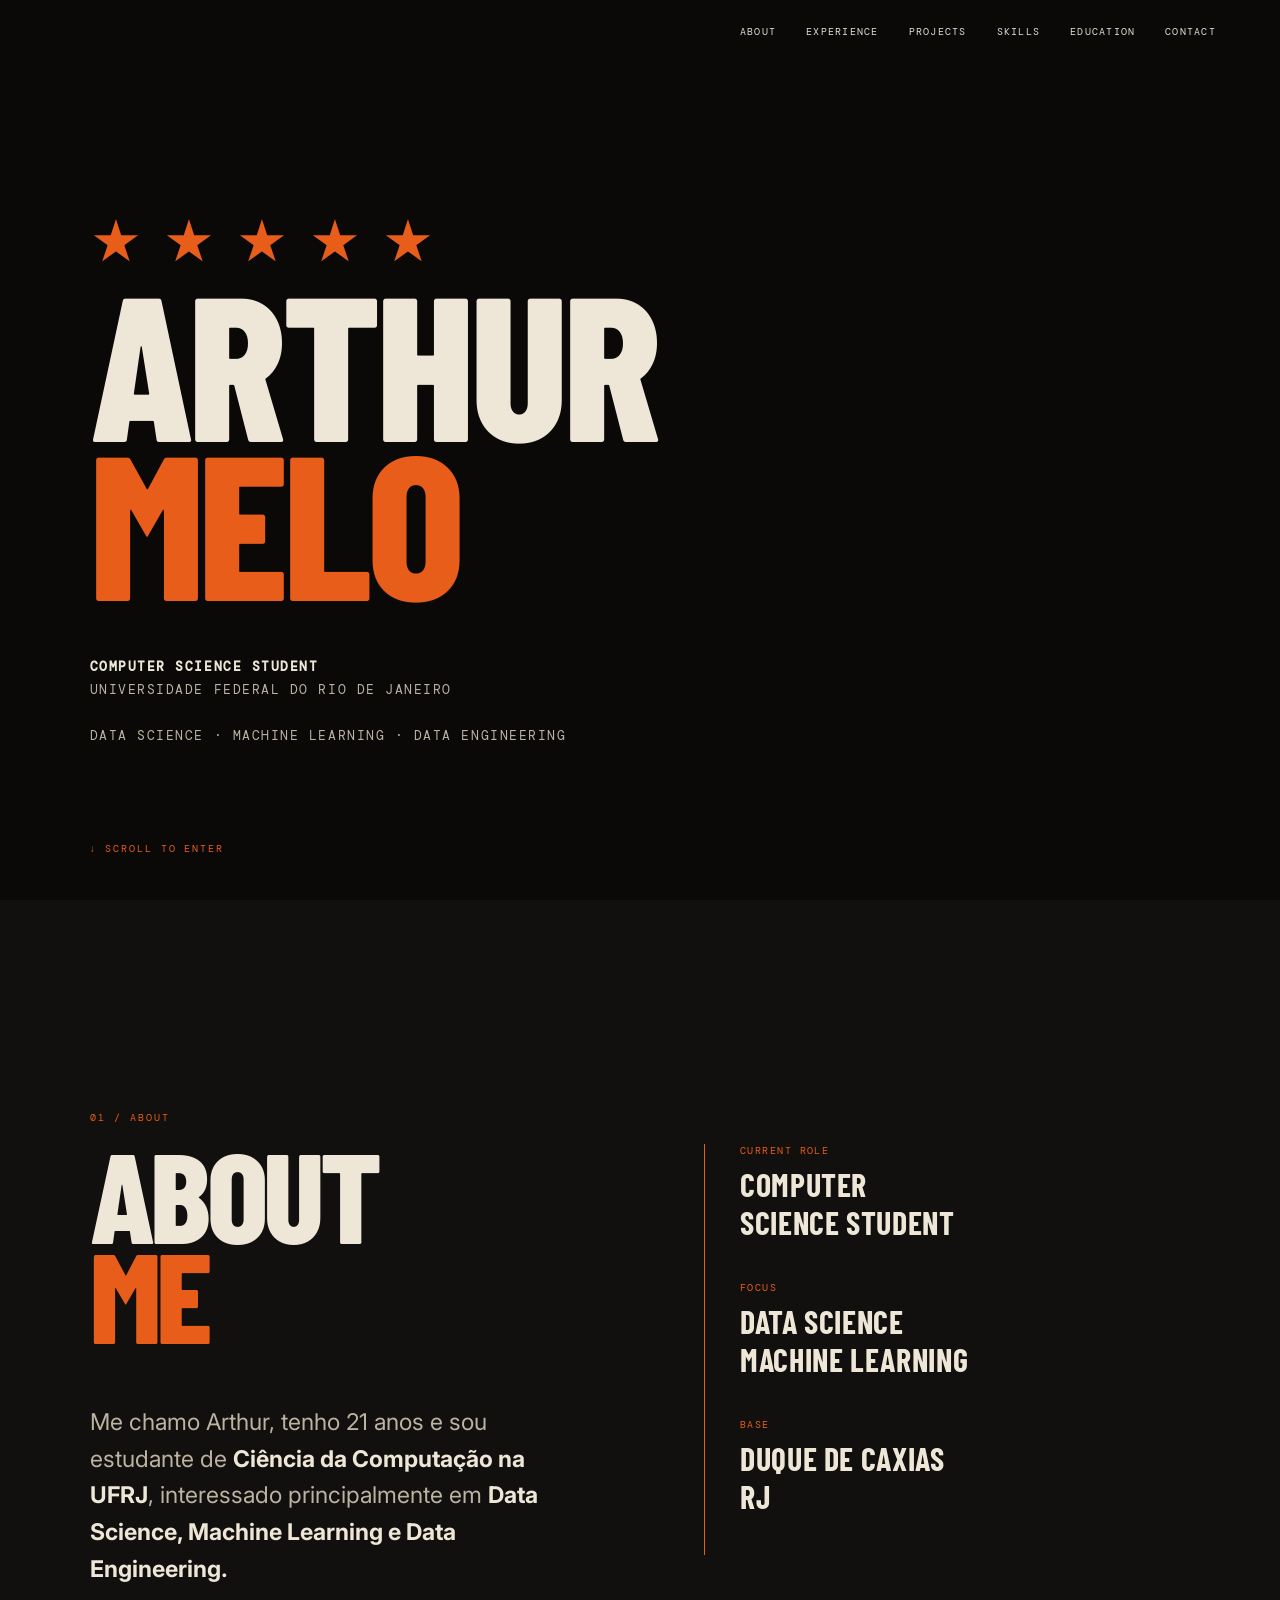
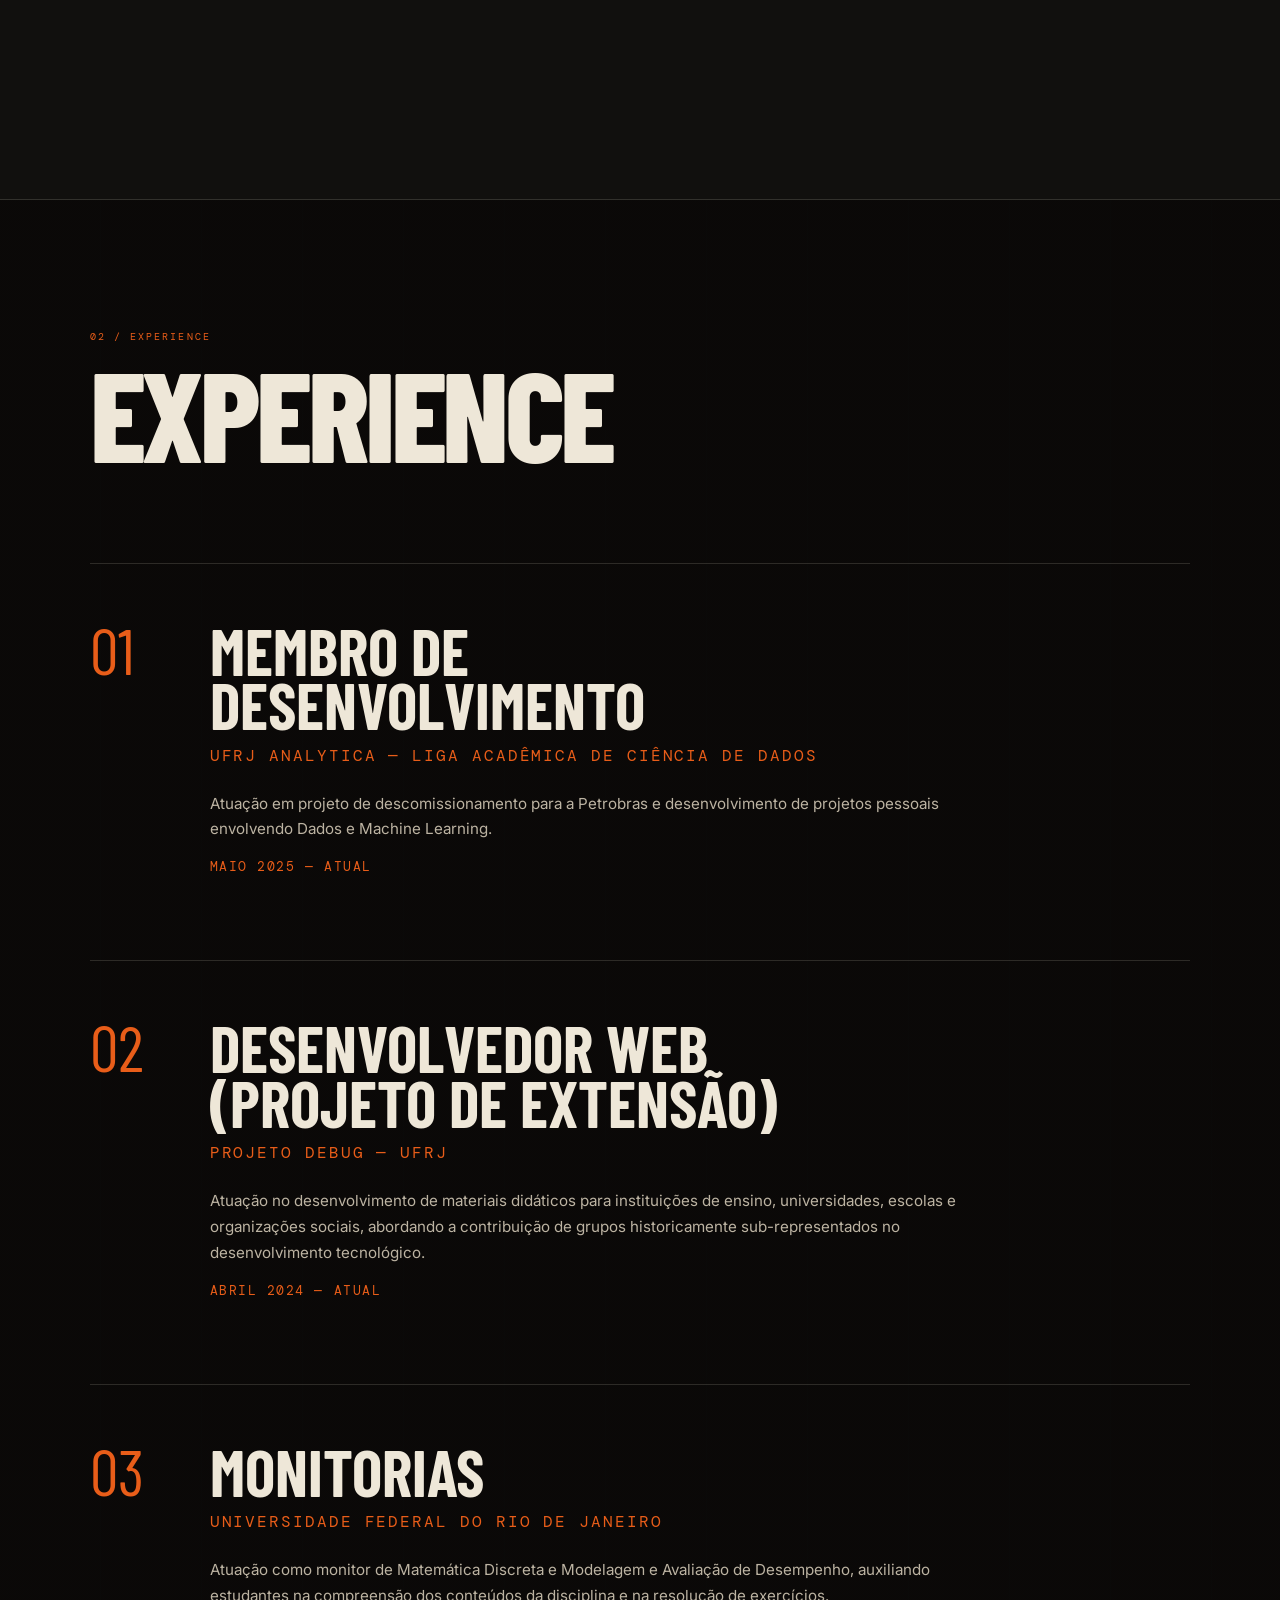
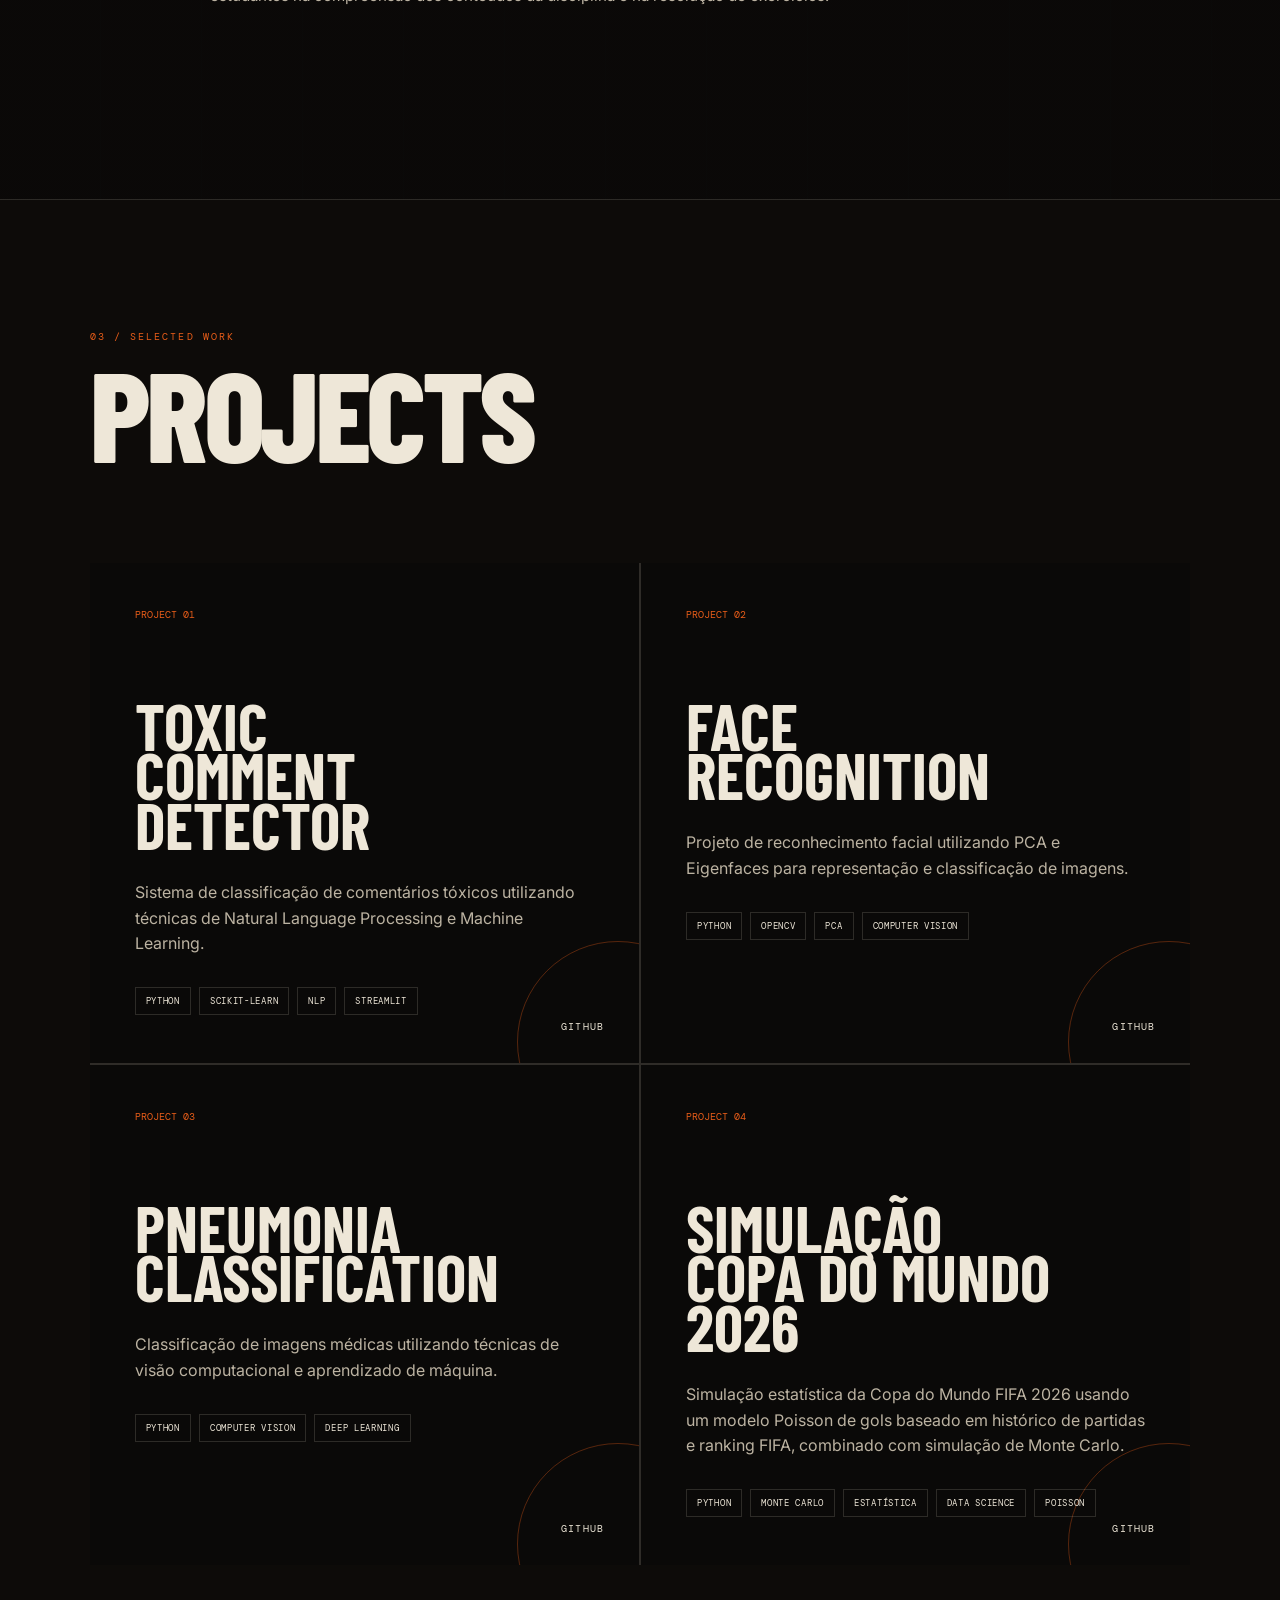
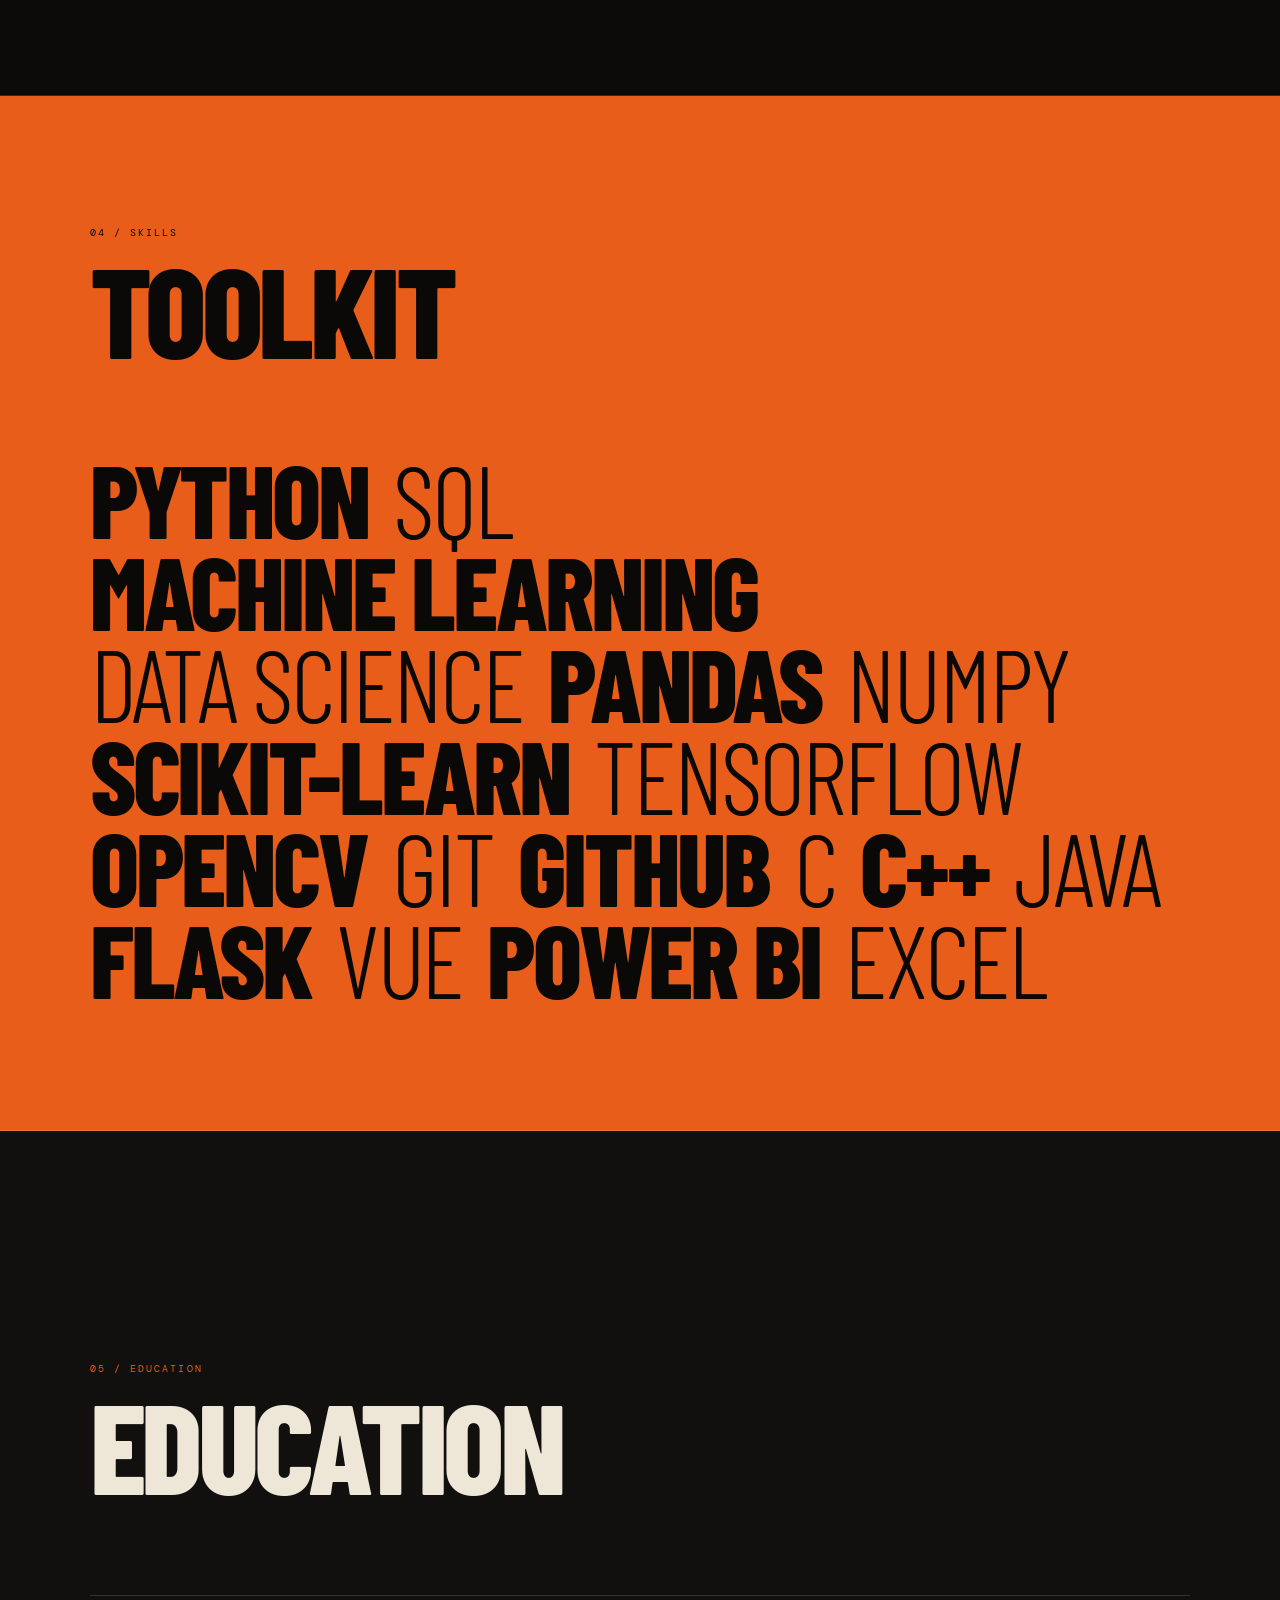
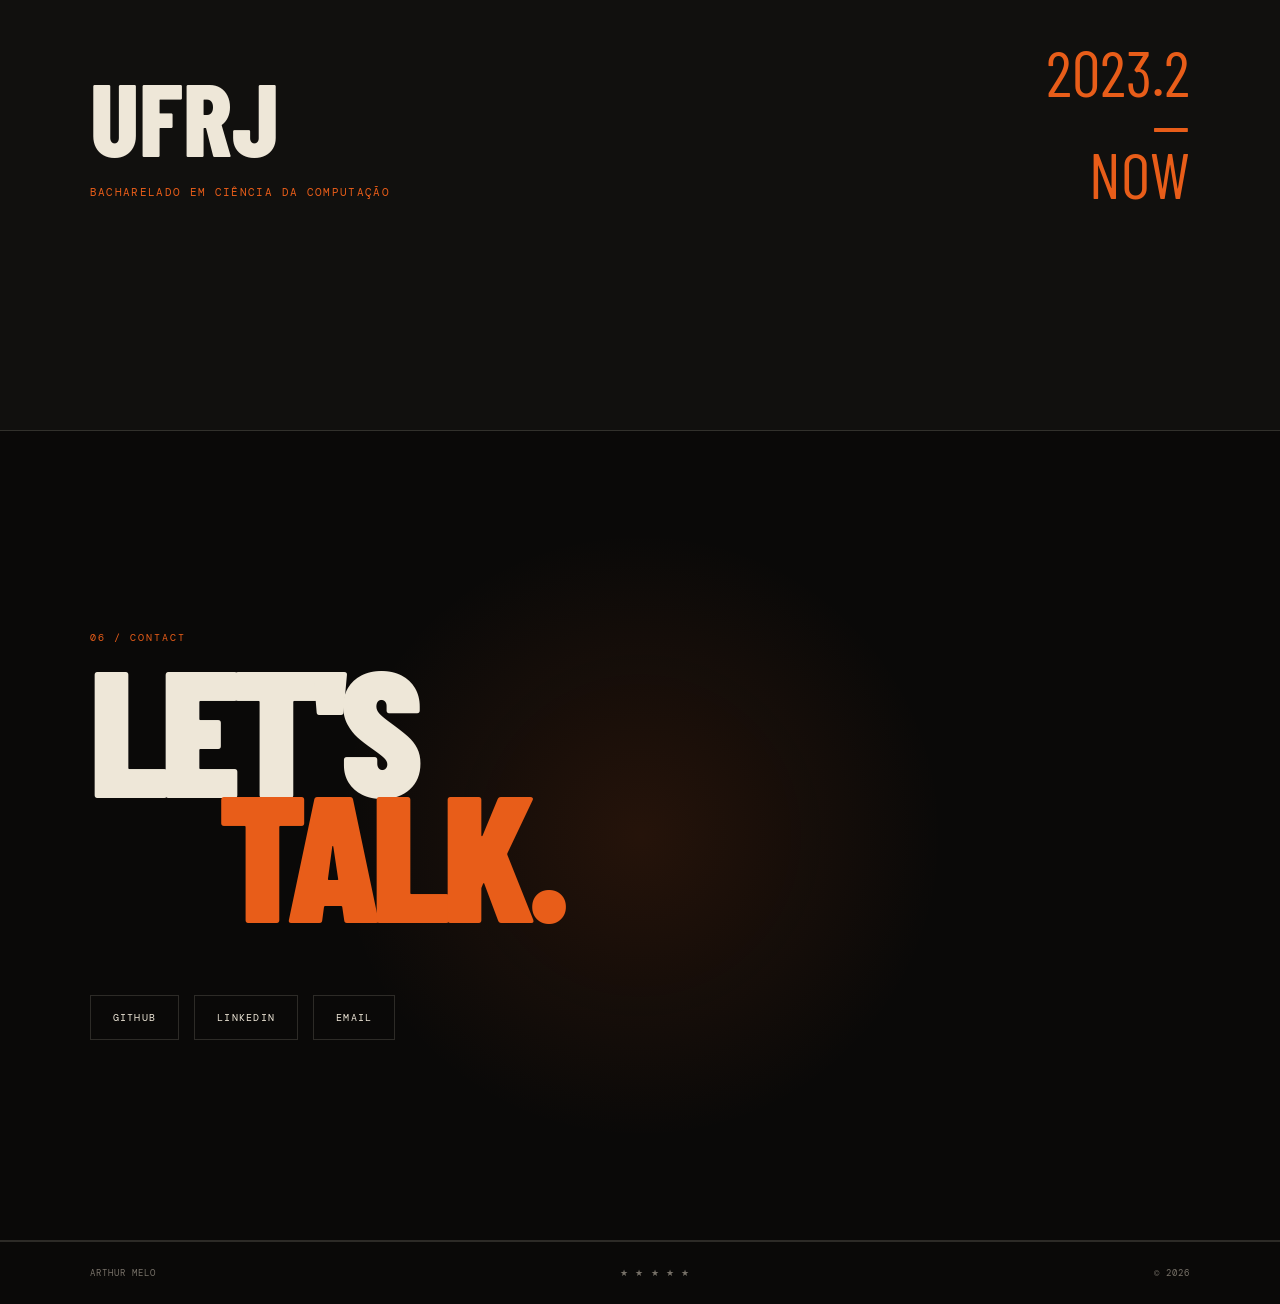
<file: index.html>
<!DOCTYPE html>

<html lang="pt-BR">

<head>
    <meta charset="UTF-8">
    <meta name="viewport" content="width=device-width, initial-scale=1.0">

    <title>Arthur Melo — Computer Science / Data Science</title>

    <meta
        name="description"
        content="Arthur Melo — estudante de Ciência da Computação na UFRJ, interessado em Data Science, Machine Learning e Data Engineering."
    >

    <link rel="preconnect" href="https://fonts.googleapis.com">
    <link rel="preconnect" href="https://fonts.gstatic.com" crossorigin>

    <link
        href="https://fonts.googleapis.com/css2?family=Barlow+Condensed:wght@300;400;500;600;700;800;900&family=DM+Mono:wght@300;400;500&family=Inter:wght@300;400;500;600&display=swap"
        rel="stylesheet"
    >

    <link rel="stylesheet" href="css/style.css">
</head>

<body>

    <nav class="nav">
        <div></div>

        <div class="nav-links">
            <a href="#about">About</a>
            <a href="#experience">Experience</a>
            <a href="#projects">Projects</a>
            <a href="#skills">Skills</a>
            <a href="#education">Education</a>
            <a href="#contact">Contact</a>
        </div>
    </nav>


    <header class="hero" id="top">

        <div class="stars">
            ★ ★ ★ ★ ★
        </div>

        <h1 class="hero-title">
            <span>Arthur</span>
            <span class="accent">Melo</span>
        </h1>

        <p class="hero-subtitle">
            <strong>
                Computer Science Student
            </strong>

            <br>

            Universidade Federal do Rio de Janeiro

            <br><br>

            Data Science · Machine Learning · Data Engineering
        </p>

        <div class="scroll">
            ↓ Scroll to enter
        </div>

    </header>

    <section class="section about" id="about">

        <div>

            <div class="section-number">
                01 / ABOUT
            </div>

            <h2 class="section-title reveal">
                About<br>
                <span class="orange">Me</span>
            </h2>

            <p class="about-text reveal">
                Me chamo Arthur, tenho 21 anos e sou estudante de
                <strong>Ciência da Computação na UFRJ</strong>,
                interessado principalmente em
                <strong>
                    Data Science, Machine Learning e Data Engineering.
                </strong>
            </p>

        </div>


        <div class="about-side reveal">

            <div class="about-side-item">

                <small>
                    CURRENT ROLE
                </small>

                <h3>
                    Computer<br>
                    Science Student
                </h3>

            </div>


            <div class="about-side-item">

                <small>
                    FOCUS
                </small>

                <h3>
                    Data Science<br>
                    Machine Learning
                </h3>

            </div>


            <div class="about-side-item">

                <small>
                    BASE
                </small>

                <h3>
                    Duque de Caxias<br>
                    RJ
                </h3>

            </div>

        </div>

    </section>



    <section class="section experience" id="experience">

        <div class="section-number">
            02 / EXPERIENCE
        </div>

        <h2 class="section-title reveal">
            Experience
        </h2>


        <div class="experience-list">

            <article class="experience-item reveal">

                <div class="experience-number">
                    01
                </div>

                <div>

                    <h3 class="experience-role">
                        Membro de<br>
                        Desenvolvimento
                    </h3>

                    <div class="experience-company">
                        UFRJ Analytica — Liga Acadêmica de Ciência de Dados
                    </div>

                    <p class="experience-description">
                        Atuação em projeto de descomissionamento para a Petrobras e
                        desenvolvimento de projetos pessoais envolvendo
                        Dados e Machine Learning.
                    </p>

                    <div class="experience-time">
                        Maio 2025 — Atual
                    </div>

                </div>

            </article>


            <article class="experience-item reveal">

                <div class="experience-number">
                    02
                </div>

                <div>

                    <h3 class="experience-role">
                        Desenvolvedor Web<br>
                        (Projeto de Extensão)
                    </h3>

                    <div class="experience-company">
                        Projeto DEBUG — UFRJ
                    </div>

                    <p class="experience-description">
                        Atuação no desenvolvimento de materiais didáticos para instituições
                        de ensino, universidades, escolas e organizações sociais,
                        abordando a contribuição de grupos historicamente
                        sub-representados no desenvolvimento tecnológico.
                    </p>

                    <div class="experience-time">
                        Abril 2024 — Atual
                    </div>

                </div>

            </article>


            <article class="experience-item reveal">

                <div class="experience-number">
                    03
                </div>

                <div>

                    <h3 class="experience-role">
                        Monitorias
                    </h3>

                    <div class="experience-company">
                        Universidade Federal do Rio de Janeiro
                    </div>

                    <p class="experience-description">
                        Atuação como monitor de Matemática Discreta e Modelagem e
                        Avaliação de Desempenho, auxiliando estudantes na compreensão
                        dos conteúdos da disciplina e na resolução de exercícios.
                    </p>

                </div>

            </article>

        </div>

    </section>


    <section class="section projects" id="projects">

        <div class="section-number">
            03 / SELECTED WORK
        </div>

        <h2 class="section-title reveal">
            Projects
        </h2>


        <div class="projects-grid">

            <article class="project reveal">

                <div class="project-number">
                    PROJECT 01
                </div>

                <h3>
                    Toxic<br>
                    Comment<br>
                    Detector
                </h3>

                <p>
                    Sistema de classificação de comentários
                    tóxicos utilizando técnicas de Natural
                    Language Processing e Machine Learning.
                </p>

                <div class="tags">

                    <span class="tag">Python</span>
                    <span class="tag">Scikit-Learn</span>
                    <span class="tag">NLP</span>
                    <span class="tag">Streamlit</span>

                </div>

                <a
                    href="https://github.com/arthmelo/toxic-comment-detector"
                    class="project-link"
                    target="_blank"
                    rel="noopener noreferrer"
                >
                    GitHub
                </a>

            </article>


            <article class="project reveal">

                <div class="project-number">
                    PROJECT 02
                </div>

                <h3>
                    Face<br>
                    Recognition
                </h3>

                <p>
                    Projeto de reconhecimento facial utilizando
                    PCA e Eigenfaces para representação e
                    classificação de imagens.
                </p>

                <div class="tags">

                    <span class="tag">Python</span>
                    <span class="tag">OpenCV</span>
                    <span class="tag">PCA</span>
                    <span class="tag">Computer Vision</span>

                </div>

                <a
                    href="https://github.com/ArthMelo/Reconhecimento-de-Faces"
                    class="project-link"
                    target="_blank"
                    rel="noopener noreferrer"
                >
                    GitHub
                </a>

            </article>


            <article class="project reveal">

                <div class="project-number">
                    PROJECT 03
                </div>

                <h3>
                    Pneumonia<br>
                    Classification
                </h3>

                <p>
                    Classificação de imagens médicas utilizando
                    técnicas de visão computacional e aprendizado
                    de máquina.
                </p>

                <div class="tags">

                    <span class="tag">Python</span>
                    <span class="tag">Computer Vision</span>
                    <span class="tag">Deep Learning</span>

                </div>

                <a
                    href="https://github.com/arthmelo/Deteccao-de-Pneumonia"
                    class="project-link"
                    target="_blank"
                    rel="noopener noreferrer"
                >
                    GitHub
                </a>

            </article>


            <article class="project reveal">

                <div class="project-number">
                    PROJECT 04
                </div>

                <h3>
                    Simulação<br>
                    Copa do Mundo<br>
                    2026
                </h3>

                <p>
                    Simulação estatística da Copa do Mundo FIFA 2026
                    usando um modelo Poisson de gols baseado em histórico
                    de partidas e ranking FIFA, combinado com simulação
                    de Monte Carlo.
                </p>

                <div class="tags">

                    <span class="tag">Python</span>
                    <span class="tag">Monte Carlo</span>
                    <span class="tag">Estatística</span>
                    <span class="tag">Data Science</span>
                    <span class="tag">Poisson</span>

                </div>

                <a
                    href="https://github.com/arthmelo/desafio-analytica-world-cup-2026"
                    class="project-link"
                    target="_blank"
                    rel="noopener noreferrer"
                >
                    GitHub
                </a>

            </article>

        </div>

    </section>


    <section class="section skills" id="skills">

        <div class="section-number">
            04 / SKILLS
        </div>

        <h2 class="section-title reveal">
            Toolkit
        </h2>


        <div class="skills-cloud reveal">

            <span class="skill">Python</span>
            <span class="skill">SQL</span>
            <span class="skill">Machine Learning</span>
            <span class="skill">Data Science</span>
            <span class="skill">Pandas</span>
            <span class="skill">NumPy</span>
            <span class="skill">Scikit-Learn</span>
            <span class="skill">TensorFlow</span>
            <span class="skill">OpenCV</span>
            <span class="skill">Git</span>
            <span class="skill">GitHub</span>
            <span class="skill">C</span>
            <span class="skill">C++</span>
            <span class="skill">Java</span>
            <span class="skill">Flask</span>
            <span class="skill">Vue</span>
            <span class="skill">Power BI</span>
            <span class="skill">Excel</span>

        </div>

    </section>



    <section class="section education" id="education">

        <div class="section-number">
            05 / EDUCATION
        </div>

        <h2 class="section-title reveal">
            Education
        </h2>


        <div class="education-main reveal">

            <div>

                <div class="education-university">
                    UFRJ
                </div>

                <div class="education-course">
                    Bacharelado em
                    Ciência da Computação
                </div>

            </div>


            <div class="education-date">
                2023.2<br>
                —<br>
                NOW
            </div>

        </div>

    </section>



    <section class="section contact" id="contact">

        <div class="section-number">
            06 / CONTACT
        </div>


        <h2 class="contact-title reveal">

            <span>
                Let's
            </span>

            <span class="orange">
                Talk.
            </span>

        </h2>


        <div class="contact-links reveal">

            <a
                href="https://github.com/arthmelo"
                target="_blank"
                rel="noopener noreferrer"
                class="contact-link"
            >
                GitHub
            </a>


            <a
                href="https://www.linkedin.com/in/arthurmelob/"
                target="_blank"
                rel="noopener noreferrer"
                class="contact-link"
            >
                LinkedIn
            </a>


            <a
                href="mailto:arthurmb@ic.ufrj.br"
                class="contact-link"
            >
                Email
            </a>

        </div>

    </section>

    <footer>

        <span>
            Arthur Melo
        </span>

        <span>
            ★ ★ ★ ★ ★
        </span>

        <span>
            © 2026
        </span>

    </footer>


    <script src="js/script.js"></script>

</body>

</html>
</file>
<file: css/style.css>
:root {
    --black: #0a0908;
    --black-2: #11100e;
    --brown: #17130f;
    --orange: #e85d19;
    --orange-light: #ff7a2f;
    --orange-dark: #9d3510;
    --cream: #eee7d8;
    --cream-dark: #bcb3a2;
    --gray: #777168;
    --border: rgba(238, 231, 216, 0.15);

    --display: "Barlow Condensed", sans-serif;
    --body: "Inter", sans-serif;
    --mono: "DM Mono", monospace;
}


/* =========================================================
   RESET
========================================================= */

* {
    margin: 0;
    padding: 0;
    box-sizing: border-box;
}

html {
    scroll-behavior: smooth;
}

body {
    background: var(--black);
    color: var(--cream);
    font-family: var(--body);
    overflow-x: hidden;
}

a {
    color: inherit;
    text-decoration: none;
}

::selection {
    background: var(--orange);
    color: var(--black);
}


/* =========================================================
   NAVIGATION
========================================================= */

.nav {
    position: fixed;
    top: 0;
    left: 0;
    width: 100%;

    display: flex;
    justify-content: space-between;
    align-items: center;

    padding: 25px 5vw;

    z-index: 100;
    mix-blend-mode: difference;
}

.nav-logo {
    font-family: var(--display);
    font-size: 1.4rem;
    font-weight: 800;
    letter-spacing: 0.08em;
}

.nav-links {
    display: flex;
    gap: 30px;

    font-family: var(--mono);
    font-size: 0.65rem;

    text-transform: uppercase;
    letter-spacing: 0.12em;
}

.nav-links a {
    transition: color 0.3s ease;
}

.nav-links a:hover {
    color: var(--orange);
}


/* =========================================================
   GENERAL
========================================================= */

.section {
    position: relative;
    min-height: 100vh;

    padding: 130px 7vw;

    border-bottom: 1px solid var(--border);
}

.section-number {
    font-family: var(--mono);
    font-size: 0.65rem;

    color: var(--orange);

    letter-spacing: 0.2em;
    margin-bottom: 20px;
}

.section-title {
    font-family: var(--display);

    font-size: clamp(4rem, 10vw, 10rem);

    line-height: 0.78;

    text-transform: uppercase;
    font-weight: 800;

    letter-spacing: -0.035em;

    max-width: 1000px;
}

.orange {
    color: var(--orange);
}

.mono {
    font-family: var(--mono);
}


/* =========================================================
   HERO
========================================================= */

.hero {
    position: relative;

    min-height: 100vh;

    /* padding: 0 7vw; */

    display: flex;
    flex-direction: column;
    justify-content: center;

    overflow: hidden;
}

.hero-name {
    position: relative;
    z-index: 3;
    margin-left: 10vw;
}

.stars {
    color: var(--orange);

    font-size: clamp(2.5rem, 4vw, 4.5rem);

    line-height: 1;

    letter-spacing: 0.08em;

    margin-bottom: 1vw;
    margin-left: 7vw;
    margin-top: 5vw;
}

.hero-title {
    margin: 0;

    font-family: var(--display);

    font-size: clamp(6rem, 16vw, 18rem);

    line-height: 0.78;

    font-weight: 800;

    text-transform: uppercase;

    letter-spacing: -0.025em;

    margin-left: 7vw;
}

.hero-title span {
    display: block;
}

.hero-title .accent {
    color: var(--orange);
    margin-left: 0;
}

.hero-subtitle {
    position: relative;
    z-index: 3;

    margin-top: 55px;
    margin-left: 7vw;

    font-family: var(--mono);

    font-size: clamp(0.7rem, 1vw, 0.95rem);

    line-height: 1.8;

    text-transform: uppercase;

    letter-spacing: 0.12em;

    max-width: 500px;

    color: var(--cream-dark);
}

.hero-subtitle strong {
    color: var(--cream);
}

.hero-meta {
    position: absolute;

    right: 7vw;
    bottom: 45px;

    font-family: var(--mono);

    font-size: 0.6rem;

    color: var(--cream-dark);

    text-align: right;

    line-height: 1.8;
}

.scroll {
    position: absolute;

    bottom: 45px;
    left: 7vw;

    font-family: var(--mono);

    font-size: 0.6rem;

    letter-spacing: 0.2em;

    text-transform: uppercase;

    color: var(--orange);

    animation: float 2s ease-in-out infinite;
}

@keyframes float {
    0%,
    100% {
        transform: translateY(0);
    }

    50% {
        transform: translateY(7px);
    }
}


/* =========================================================
   ABOUT
========================================================= */

.about {
    background: var(--black-2);

    display: grid;

    grid-template-columns: 1fr 1fr;

    gap: 10vw;

    align-items: center;
}

.about-text {
    margin-top: 60px;

    font-size: clamp(1.1rem, 1.8vw, 1.7rem);

    line-height: 1.6;

    color: var(--cream-dark);
}

.about-text strong {
    color: var(--cream);
}

.about-side {
    border-left: 1px solid var(--orange);

    padding-left: 35px;
}

.about-side-item {
    margin-bottom: 40px;
}

.about-side-item small {
    display: block;

    font-family: var(--mono);

    color: var(--orange);

    font-size: 0.6rem;

    letter-spacing: 0.15em;

    margin-bottom: 8px;
}

.about-side-item h3 {
    font-family: var(--display);

    text-transform: uppercase;

    font-size: 2rem;

    letter-spacing: 0.02em;
}


/* =========================================================
   EXPERIENCE
========================================================= */

.experience {
    background:
        linear-gradient(
            rgba(10, 9, 8, 0.95),
            rgba(10, 9, 8, 0.95)
        ),
        repeating-linear-gradient(
            90deg,
            transparent 0,
            transparent 100px,
            rgba(255, 255, 255, 0.015) 101px
        );
}

.experience-list {
    margin-top: 100px;
}

.experience-item {
    display: grid;

    grid-template-columns: 120px 1fr;

    padding: 60px 0;

    border-top: 1px solid var(--border);
}

.experience-number {
    font-family: var(--display);

    font-size: 4rem;

    color: var(--orange);

    line-height: 0.8;
}

.experience-role {
    font-family: var(--display);

    font-size: clamp(2.5rem, 5vw, 5rem);

    text-transform: uppercase;

    line-height: 0.85;

    margin-bottom: 12px;
}

.experience-company {
    font-family: var(--mono);

    color: var(--orange);

    text-transform: uppercase;

    font-size: 1rem;

    letter-spacing: 0.12em;

    margin-bottom: 25px;
}

.experience-time {
    font-family: var(--mono);

    color: var(--orange);

    text-transform: uppercase;

    font-size: 0.8rem;

    letter-spacing: 0.12em;

    margin-bottom: 25px;

    margin-top: 1rem;
}

.experience-description {
    max-width: 750px;

    color: var(--cream-dark);

    line-height: 1.7;

    font-size: 0.95rem;
}


/* =========================================================
   PROJECTS
========================================================= */

.projects {
    background: #0d0b09;
}

.projects-grid {
    margin-top: 100px;

    display: grid;

    grid-template-columns: repeat(2, 1fr);

    gap: 2px;

    background: var(--border);
}

.project {
    min-height: 500px;

    padding: 45px;

    background: var(--black);

    position: relative;

    overflow: hidden;

    transition:
        background 0.4s ease,
        color 0.4s ease;
}

.project::before {
    content: "";

    position: absolute;

    width: 200px;
    height: 200px;

    right: -80px;
    bottom: -80px;

    border-radius: 50%;

    border: 1px solid rgba(232, 93, 25, 0.35);

    transition: transform 0.5s ease;
}

.project:hover {
    background: var(--orange);
    color: var(--black);
}

.project:hover::before {
    transform: scale(3);
}

.project-number {
    font-family: var(--mono);

    font-size: 0.65rem;

    color: var(--orange);

    margin-bottom: 80px;
}

.project:hover .project-number {
    color: var(--black);
}

.project h3 {
    font-family: var(--display);

    font-size: clamp(3rem, 5vw, 5.5rem);

    line-height: 0.78;

    text-transform: uppercase;

    max-width: 600px;

    position: relative;
    z-index: 2;
}

.project p {
    margin-top: 30px;

    max-width: 500px;

    color: var(--cream-dark);

    line-height: 1.6;

    position: relative;
    z-index: 2;
}

.project:hover p {
    color: rgba(10, 9, 8, 0.75);
}

.tags {
    display: flex;

    flex-wrap: wrap;

    gap: 8px;

    margin-top: 30px;

    position: relative;
    z-index: 2;
}

.tag {
    border: 1px solid var(--border);

    padding: 7px 10px;

    font-family: var(--mono);

    font-size: 0.55rem;

    text-transform: uppercase;

    letter-spacing: 0.08em;
}

.project:hover .tag {
    border-color: rgba(10, 9, 8, 0.3);
}

.project-link {
    position: absolute;

    right: 35px;
    bottom: 30px;

    font-family: var(--mono);

    font-size: 0.6rem;

    text-transform: uppercase;

    letter-spacing: 0.12em;
}


/* =========================================================
   SKILLS
========================================================= */

.skills {
    background: var(--orange);

    color: var(--black);

    min-height: 80vh;
}

.skills .section-number {
    color: var(--black);
}

.skills-cloud {
    margin-top: 100px;

    display: flex;

    flex-wrap: wrap;

    align-items: center;

    gap: 10px 25px;
}

.skill {
    font-family: var(--display);

    font-size: clamp(3rem, 8vw, 8rem);

    line-height: 0.8;

    font-weight: 800;

    text-transform: uppercase;

    letter-spacing: -0.03em;

    transition: transform 0.3s ease;
}

.skill:hover {
    transform: skew(-8deg) scale(1.05);
}

.skill:nth-child(even) {
    font-weight: 300;
}


/* =========================================================
   EDUCATION
========================================================= */

.education {
    background: var(--black-2);

    display: flex;

    flex-direction: column;

    justify-content: center;
}

.education-main {
    margin-top: 100px;

    border-top: 1px solid var(--border);

    padding-top: 50px;

    display: grid;

    grid-template-columns: 1fr auto;

    gap: 50px;

    align-items: end;
}

.education-university {
    font-family: var(--display);

    font-size: clamp(3.5rem, 8vw, 9rem);

    line-height: 0.75;

    text-transform: uppercase;

    font-weight: 800;
}

.education-course {
    margin-top: 30px;

    font-family: var(--mono);

    font-size: 0.7rem;

    text-transform: uppercase;

    letter-spacing: 0.12em;

    color: var(--orange);
}

.education-date {
    font-family: var(--display);

    font-size: 4rem;

    color: var(--orange);

    text-align: right;

    line-height: 0.8;
}


/* =========================================================
   CONTACT
========================================================= */

.contact {
    min-height: 90vh;

    display: flex;

    flex-direction: column;

    justify-content: center;

    background:
        radial-gradient(
            circle at 50% 50%,
            rgba(232, 93, 25, 0.12),
            transparent 40%
        ),
        var(--black);
}

.contact-title {
    font-family: var(--display);

    font-size: clamp(5rem, 14vw, 15rem);

    line-height: 0.7;

    font-weight: 900;

    text-transform: uppercase;

    letter-spacing: -0.05em;
}

.contact-title span {
    display: block;
}

.contact-title .orange {
    margin-left: 10vw;
}

.contact-links {
    display: flex;

    flex-wrap: wrap;

    gap: 15px;

    margin-top: 80px;
}

.contact-link {
    border: 1px solid var(--border);

    padding: 15px 22px;

    font-family: var(--mono);

    font-size: 0.65rem;

    text-transform: uppercase;

    letter-spacing: 0.12em;

    transition:
        background 0.3s ease,
        color 0.3s ease;
}

.contact-link:hover {
    background: var(--orange);

    color: var(--black);

    border-color: var(--orange);
}


/* =========================================================
   FOOTER
========================================================= */

footer {
    padding: 25px 7vw;

    display: flex;

    justify-content: space-between;

    border-top: 1px solid var(--border);

    font-family: var(--mono);

    font-size: 0.55rem;

    text-transform: uppercase;

    letter-spacing: 0.12em;

    color: var(--gray);
}


/* =========================================================
   SCROLL REVEAL
========================================================= */

.reveal {
    opacity: 0;

    transform: translateY(40px);

    transition:
        opacity 0.9s ease,
        transform 0.9s ease;
}

.reveal.visible {
    opacity: 1;

    transform: translateY(0);
}


/* =========================================================
   RESPONSIVE
========================================================= */

@media (max-width: 800px) {

    .nav {
        padding: 20px 6vw;
    }

    .nav-links {
        display: none;
    }

    .section {
        padding: 100px 6vw;
    }

    .hero {
        padding: 0 6vw;
    }

    .hero-top {
        left: 6vw;
        top: 85px;
    }

    .hero-title {
        font-size: 27vw;
    }

    .hero-title .accent {
        margin-left: 0;
    }

    .hero-subtitle {
        margin-left: 0;
        margin-top: 40px;
    }

    .hero-meta {
        right: 6vw;
        bottom: 30px;
    }

    .scroll {
        left: 6vw;
        bottom: 30px;
    }

    .about {
        grid-template-columns: 1fr;
        gap: 60px;
    }

    .about-side {
        padding-left: 20px;
    }

    .experience-item {
        grid-template-columns: 60px 1fr;
        gap: 20px;
    }

    .experience-number {
        font-size: 2rem;
    }

    .projects-grid {
        grid-template-columns: 1fr;
    }

    .project {
        min-height: 450px;
        padding: 30px;
    }

    .project-number {
        margin-bottom: 60px;
    }

    .education-main {
        grid-template-columns: 1fr;
    }

    .education-date {
        text-align: left;
    }

    footer {
        flex-direction: column;
        gap: 10px;
    }
}



@media (prefers-reduced-motion: reduce) {

    html {
        scroll-behavior: auto;
    }

    .grain {
        animation: none;
    }

    .scroll {
        animation: none;
    }

    .reveal {
        transition: none;
    }
}
</file>
